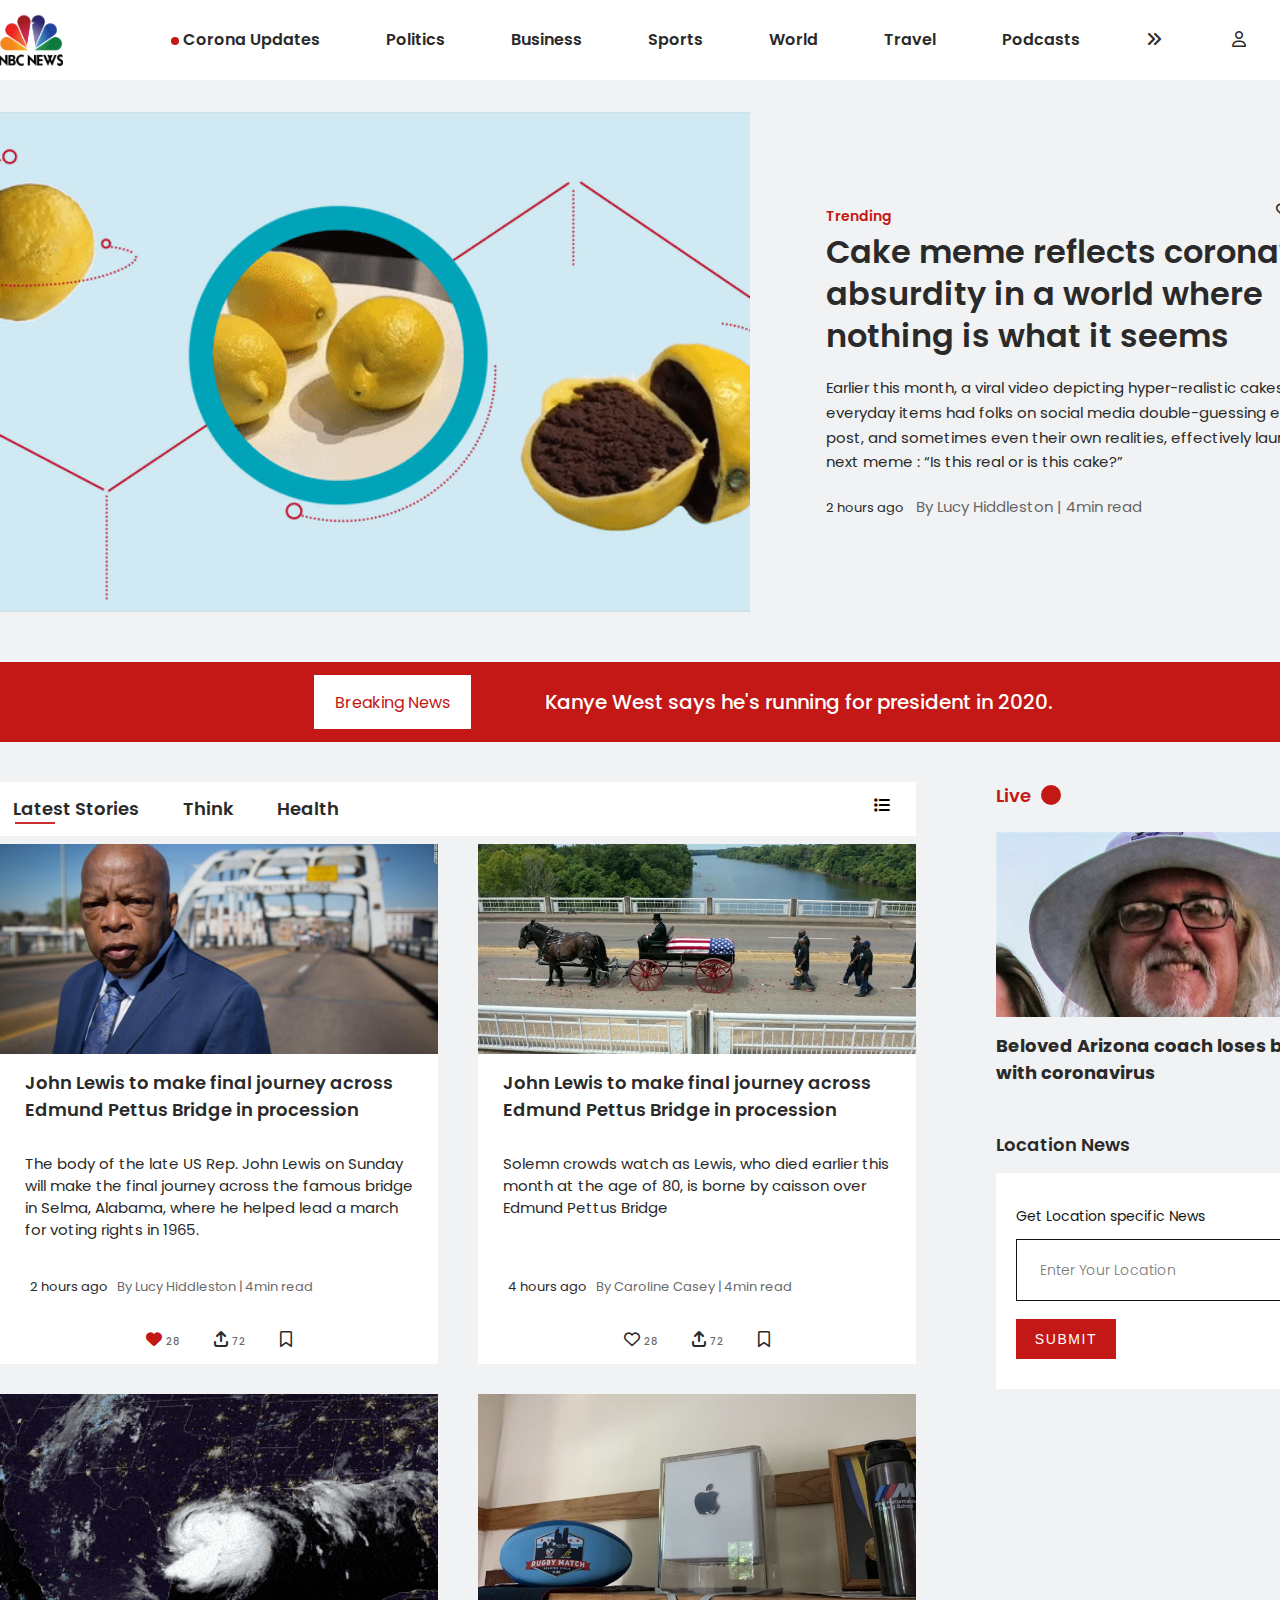
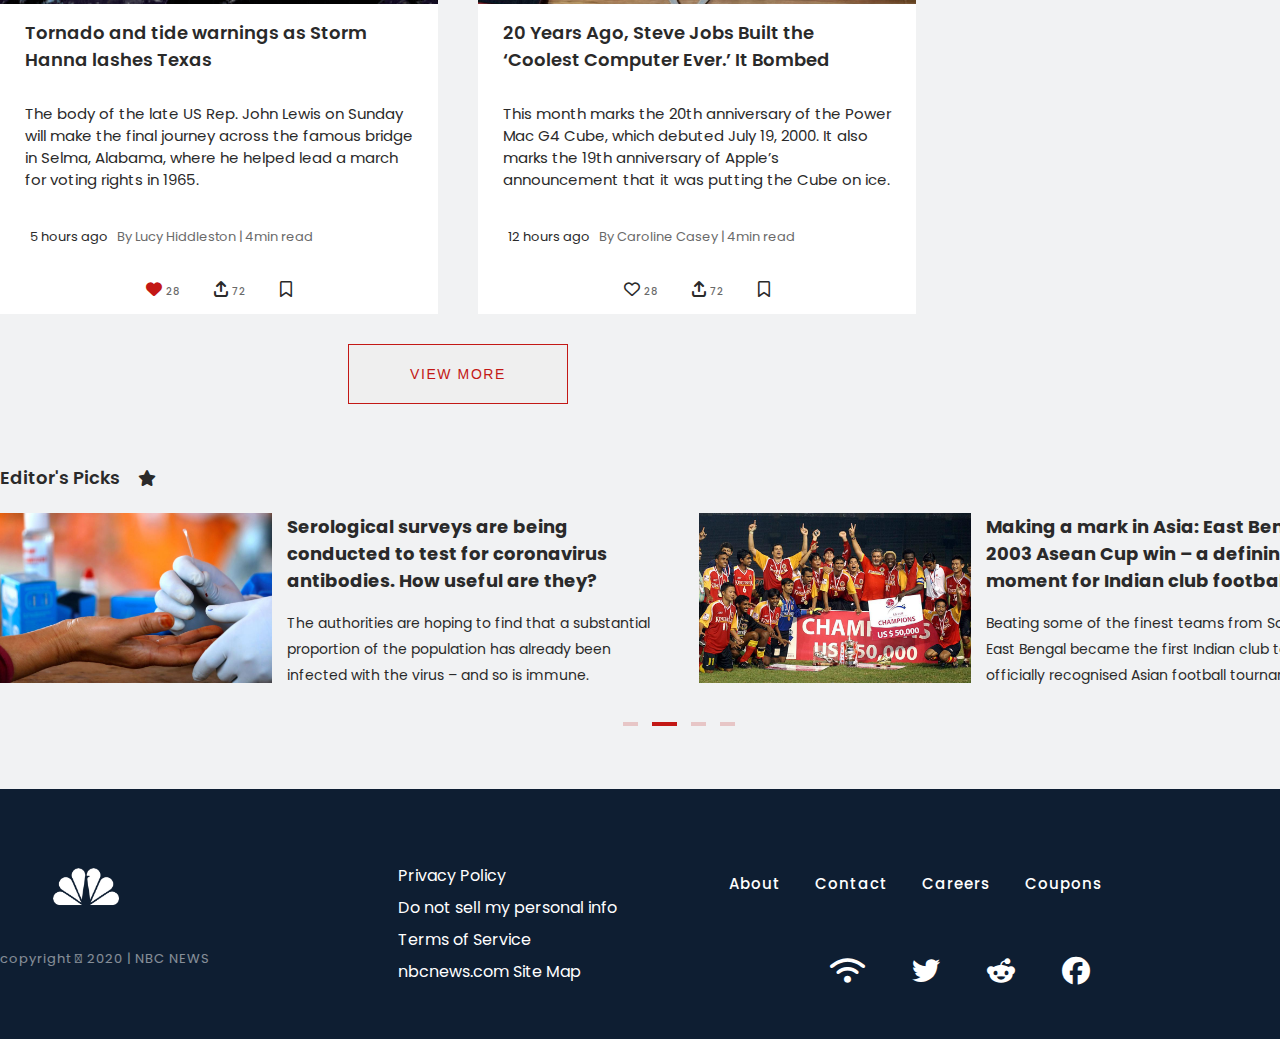
<file: index.htm>
<!DOCTYPE html>
<html lang="en">

<head>
    <meta charset="UTF-8">
    <meta name="viewport" content="width=device-width, initial-scale=1.0">
    <title>News Web Site</title>
    <link rel="stylesheet" href="./assets/css/style.css">
</head>

<body>
    <header>
        <div class="container">
            <nav>
                <div class="logo float-l">
                    <img src="./assets/img/logo.png" alt="">
                </div>
                <div class="nav-right float-r clr-2a">
                    <div class="red-ball inln-blck"></div>
                    <div class="nav-links inln-blck">
                        <ul>
                            <li><a href="#">Corona Updates</a></li>
                            <li><a href="#">Politics</a></li>
                            <li><a href="#">Business</a></li>
                            <li><a href="#">Sports</a></li>
                            <li><a href="#">World</a></li>
                            <li><a href="#">Travel</a></li>
                            <li><a href="#">Podcasts</a></li>
                        </ul>
                    </div>
                    <i class="fa-solid fa-angles-right"></i>
                    <div class="nav-icons inln-blck">
                        <i class="fa-regular fa-user"></i>
                        <i class="fa-solid fa-magnifying-glass"></i>
                        <i class="fa-solid fa-bars-staggered"></i>
                    </div>
                </div>
            </nav>
        </div>
    </header>
    <main>
        <div class="container">
            <div class="main">
                <div class="main-photo float-l">
                    <img src="./assets/img/lemon.png" alt="">
                </div>
                <div class="main-content float-r clr-2a">
                    <div class="cntnt-top">
                        <span>Trending</span>
                        <div class="cntnt-icons float-r">
                            <i class="fa-regular fa-heart"></i>
                            <i class="fa-solid fa-arrow-up-from-bracket"></i>
                            <i class="fa-regular fa-bookmark"></i>
                        </div>
                    </div>
                    <h3>Cake meme reflects coronavirus absurdity in a world where nothing is what it seems</h3>
                    <p>Earlier this month, a viral video depicting hyper-realistic cakes as everyday items had folks on
                        social media double-guessing every other post, and sometimes even their own realities,
                        effectively launching the next meme : “Is this real or is this cake?”</p>
                    <div class="cntnt-bot">
                        <span>2 hours ago</span>
                        <p class="inln-blck">By Lucy Hiddleston | 4min read</p>
                    </div>
                </div>
            </div>
        </div>
        <div class="clr-fix"></div>
    
    <div class="breaking-news container">
        <div class="breaking-news-cntnt">
            <div class="brkng-news float-l">
                <p>Breaking News</p>
            </div>
            <div class="float-r brkng-cntnt">
                <p>Kanye West says he's running for president in 2020.</p>
            </div>
        </div>
        <div class="clr-fix"></div>
    </div>
    
        <div class="container">
            <div class="news">
                <div class="news-l float-l clr-2a">
                    <div class="news-links">
                        <ul>
                            <li><a href="#">Latest Stories</a></li>
                            <li><a href="#">Think</a></li>
                            <li><a href="#">Health</a></li>
                        </ul>
                        <div class="red-line"></div>
                        <i class="fa-solid fa-list float-r"></i>
                    </div>
                    <div class="news-line">
                        <div class="news-box float-l">
                            <div class="news-img">
                                <img src="./assets/img/news1.png" alt="">
                            </div>
                            <div class="news-content">
                                <h4 class="news-box-title">John Lewis to make final journey across Edmund Pettus Bridge in procession</h4>
                                <p class="height-106">The body of the late US Rep. John Lewis on Sunday will make the final journey across
                                    the
                                    famous bridge in Selma, Alabama, where he helped lead a march for voting rights in
                                    1965.
                                </p>
                                <div class="box-bot">
                                    <span>2 hours ago</span>
                                    <p class="inln-blck">By Lucy Hiddleston | 4min read</p>
                                </div>
                                <div class="box-icons">
                                    <i class="fa-solid fa-heart clr-red"></i>
                                    <span>28</span>
                                    <i class="fa-solid fa-arrow-up-from-bracket"></i>
                                    <span>72</span>
                                    <i class="fa-regular fa-bookmark"></i>
                                </div>
                            </div>
                        </div>
                        <div class="news-box float-r">
                            <div class="news-img">
                                <img src="./assets/img/news2.png" alt="">
                            </div>
                            <div class="news-content">
                                <a href=".//assets/html/politics.htm" class="news-box-title clr-2a">John Lewis to make final journey across Edmund Pettus Bridge in procession</a>
                                <p class="height-106">Solemn crowds watch as Lewis, who died earlier this month at the age of 80, is borne
                                    by caisson over Edmund Pettus Bridge
                                </p>
                                <div class="box-bot">
                                    <span>4 hours ago</span>
                                    <p class="inln-blck mrgn-bot-40">By Caroline Casey | 4min read</p>
                                </div>
                                <div class="box-icons">
                                    <i class="fa-regular fa-heart"></i>
                                    <span>28</span>
                                    <i class="fa-solid fa-arrow-up-from-bracket"></i>
                                    <span>72</span>
                                    <i class="fa-regular fa-bookmark"></i>
                                </div>
                            </div>
                        </div>
                    </div>
                    <div class="news-line">
                        <div class="news-box float-l">
                            <div class="news-img">
                                <img src="./assets/img/news4.png" alt="">
                            </div>
                            <div class="news-content">
                                <h4 class="news-box-title">Tornado and tide warnings as Storm Hanna lashes Texas</h4>
                                <p class="height-106">The body of the late US Rep. John Lewis on Sunday will make the final journey across
                                    the
                                    famous bridge in Selma, Alabama, where he helped lead a march for voting rights in
                                    1965.
                                </p>
                                <div class="box-bot">
                                    <span>5 hours ago</span>
                                    <p class="inln-blck">By Lucy Hiddleston | 4min read</p>
                                </div>
                                <div class="box-icons">
                                    <i class="fa-solid fa-heart clr-red"></i>
                                    <span>28</span>
                                    <i class="fa-solid fa-arrow-up-from-bracket"></i>
                                    <span>72</span>
                                    <i class="fa-regular fa-bookmark"></i>
                                </div>
                            </div>
                        </div>
                        <div class="news-box float-r">
                            <div class="news-img">
                                <img src="./assets/img/news5.png" alt="">
                            </div>
                            <div class="news-content">
                                <h4 class="news-box-title">20 Years Ago, Steve Jobs Built the ‘Coolest Computer Ever.’ It Bombed</h4>
                                <p class="height-106">This month marks the 20th anniversary of the Power Mac G4 Cube, which debuted July
                                    19, 2000. It also marks the 19th anniversary of Apple’s announcement that it was
                                    putting the Cube on ice.</p>
                                <div class="box-bot">
                                    <span>12 hours ago</span>
                                    <p class="inln-blck">By Caroline Casey | 4min read</p>
                                </div>
                                <div class="box-icons">
                                    <i class="fa-regular fa-heart"></i>

                                    <span>28</span>
                                    <i class="fa-solid fa-arrow-up-from-bracket"></i>
                                    <span>72</span>
                                    <i class="fa-regular fa-bookmark"></i>
                                </div>
                            </div>
                        </div>
                    </div>
                    <div class="more-btn">
                        <button>VIEW MORE</button>
                    </div>
                </div>
                <div class="news-r float-r">
                    <div class="news-alone">
                        <div class="news-alone-top clr-red">
                            <span>Live</span>
                            <div class="red-ball-alone inln-blck"></div>
                        </div>
                        <div class="news-alone-img">
                            <img src="./assets/img/news3.png" alt="">
                        </div>
                        <h4 class="clr-2a">Beloved Arizona coach loses battle with coronavirus</h4>
                    </div>
                    <div class="loc-news">
                        <div class="loc-news-top">
                            <h3 class="clr-2a">Location News</h3>
                        </div>
                        <div class="loc-news-main">
                            <p>Get Location specific News</p>
                            <input type="text" placeholder="Enter Your Location">
                            <button type="submit">SUBMIT</button>
                        </div>
                    </div>
                </div>
                <div class="clr-fix"></div>
                <div class="news-bot clr-2a">
                    <h5 class="inln-blck clr-2a">Editor's Picks</h5>
                    <i class="fa-solid fa-star"></i>
                    <div class="news-bot-line">
                        <div class="news-bot-box float-l">
                            <div class="news-bot-box-img float-l">
                                <img src="./assets/img/newsbtm1.png" alt="">
                            </div>
                            <div class="news-bot-box-text float-r">
                                <h4>Serological surveys are being conducted to test for coronavirus antibodies. How useful are they?</h4>
                                <p>The authorities are hoping to find that a substantial proportion of the population has already been infected with the virus – and so is immune.</p>
                            </div>
                        </div>
                        <div class="news-bot-box float-r">
                            <div class="news-bot-box-img float-l">
                                <img src="./assets/img/newsbtm2.png" alt="">
                            </div>
                            <div class="news-bot-box-text float-r">
                                <h4>Making a mark in Asia: East Bengal’s 2003 Asean Cup win – a defining moment for Indian club football</h4>
                                <p>Beating some of the finest teams from South Asia, East Bengal became the first Indian club to win an officially recognised Asian football tournament.</p>
                            </div>
                        </div>
                        <div class="clr-fix"></div>
                        <div class="rectangles">
                            <div class="light-rtangle inln-blck"></div>
                            <div class="dark-rtangle inln-blck"></div>
                            <div class="light-rtangle inln-blck"></div>
                            <div class="light-rtangle inln-blck"></div>
                        </div>
                    </div>
                </div>
            </div>
        </div>
    </main>
    <footer>
        <div class="container">
            <div class="footer">
                <div class="foot-logo float-l">
                    <div class="foot-img">
                        <img src="./assets/img/foot-logo.png" alt="">
                    </div>
                    <div class="logo-text">
                        <p>copyright    
                            
                            2020 | NBC NEWS</p>
                    </div>
                </div>
                <div class="foot-text inln-blck">
                    <p class="inln-blck">Privacy Policy
                    </p>
                    <p class="inln-blck">Do not sell my personal info</p>
                    <p class="inln-blck">Terms of Service</p>
                    <p class="inln-blck">nbcnews.com Site Map</p>
                </div>
                <div class="foot-r float-r">
                    <div class="foot-links">
                        <ul>
                            <li><a href="#">About</a></li>
                            <li><a href="#">Contact</a></li>
                            <li><a href="#">Careers</a></li>
                            <li><a href="#">Coupons</a></li>
                        </ul>
                    </div>
                    <div class="foot-icons">
                        <i class="fa-solid fa-wifi"></i>
                        <i class="fa-brands fa-twitter"></i>
                        <i class="fa-brands fa-reddit-alien"></i>
                        <i class="fa-brands fa-facebook"></i>
                    </div>
                </div>
            </div>
        </div>
    </footer>


</body>

</html>
</file>
<file: assets/css/style.css>
@import "reset.css";
@import "main.css";

@import url(https://fonts.googleapis.com/css2?family=Open+Sans&family=Poppins:ital,wght@0,100;0,200;0,300;0,400;0,500;0,600;0,700;0,800;0,900;1,100;1,200;1,300;1,400;1,500;1,600;1,700;1,800;1,900&family=Roboto+Slab:wght@600&display=swap);
@import url(https://cdnjs.cloudflare.com/ajax/libs/font-awesome/6.5.1/css/all.min.css);
</file>
